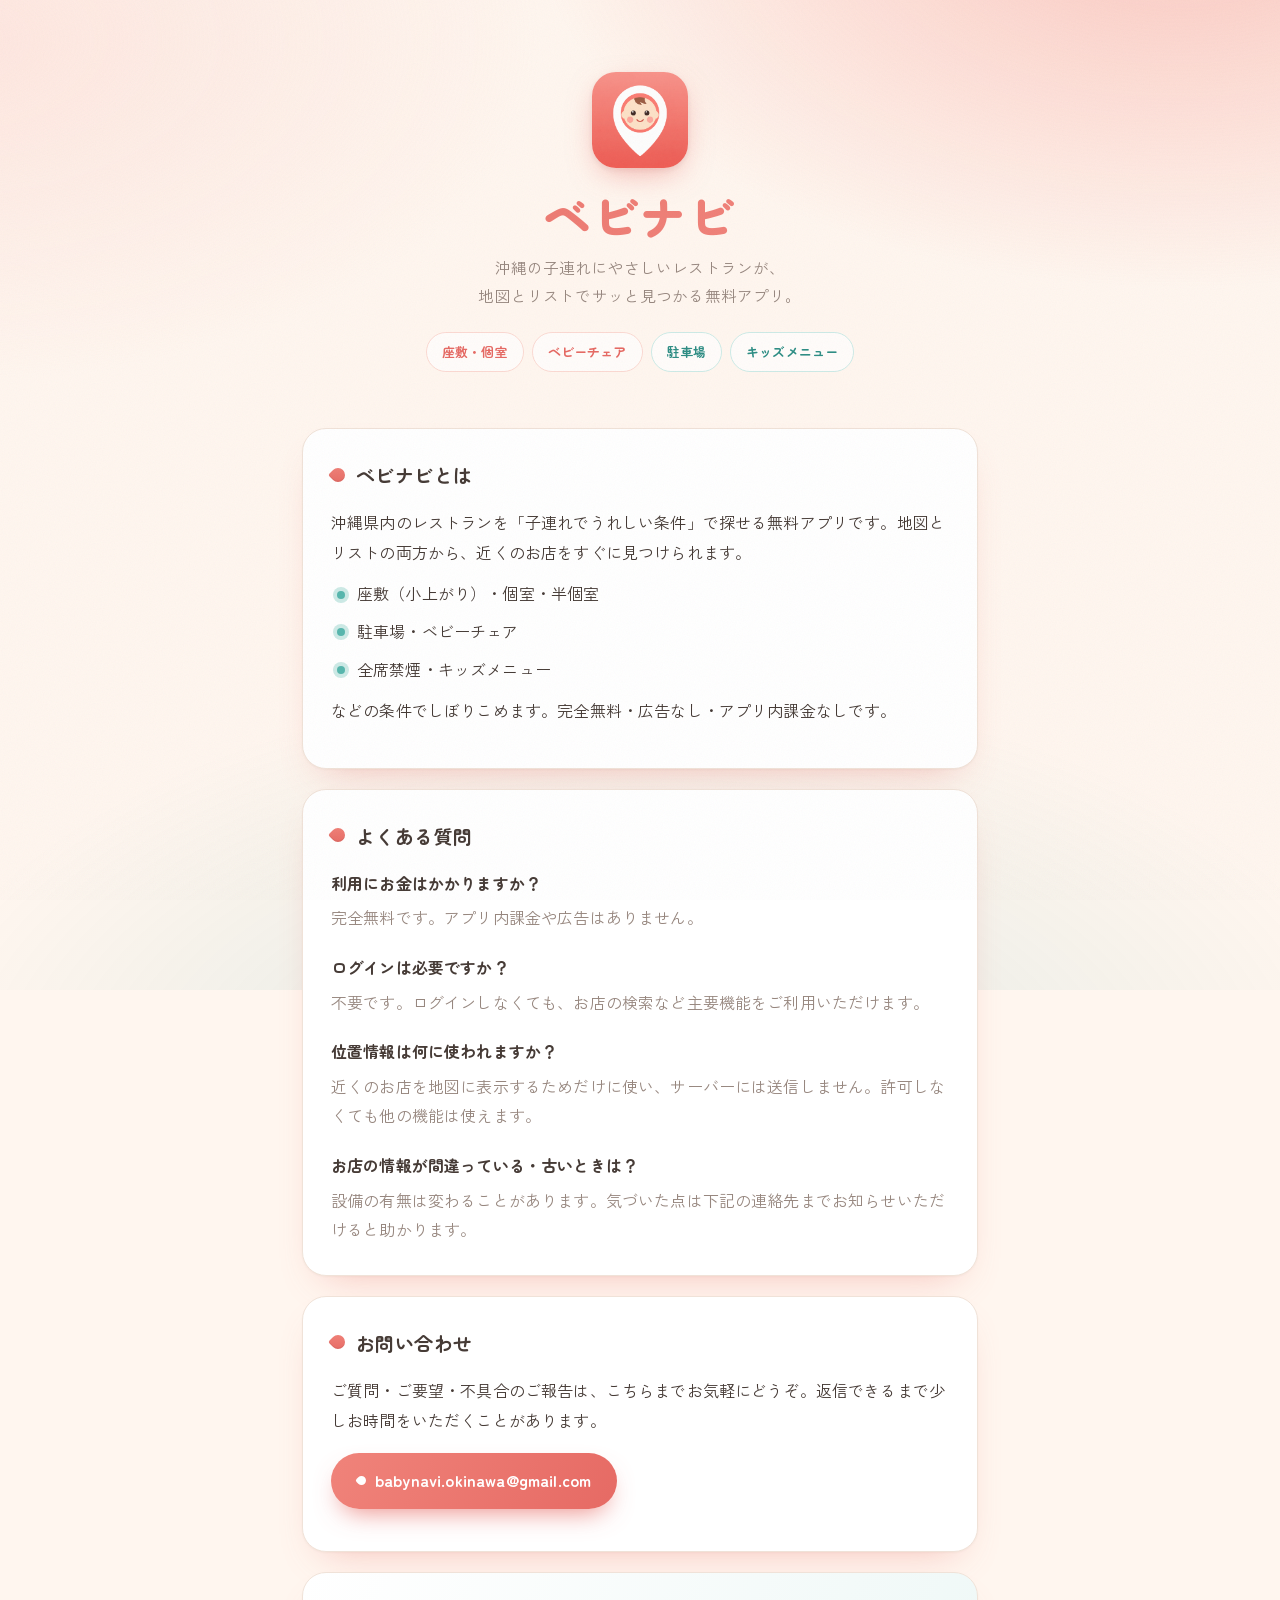
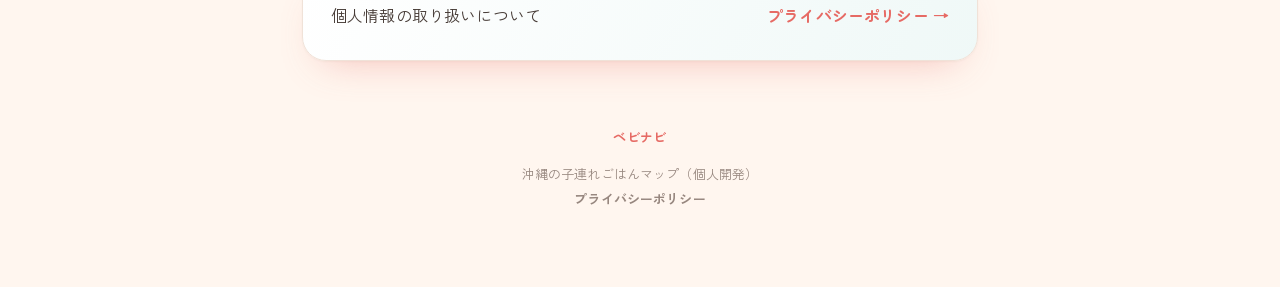
<file: index.html>
<!DOCTYPE html>
<html lang="ja">
<head>
<meta charset="UTF-8">
<meta name="viewport" content="width=device-width, initial-scale=1.0">
<title>ベビナビ｜沖縄の子連れごはんマップ</title>
<meta name="description" content="沖縄の子連れにやさしいレストランを、座敷・個室・ベビーチェアなどの条件で探せる無料アプリ「ベビナビ」のサポートページです。">
<meta name="theme-color" content="#F0837A">
<link rel="icon" href="./favicon.png" type="image/png">
<link rel="apple-touch-icon" href="./icon.png">
<link rel="preconnect" href="https://fonts.googleapis.com">
<link rel="preconnect" href="https://fonts.gstatic.com" crossorigin>
<link href="https://fonts.googleapis.com/css2?family=Zen+Kaku+Gothic+New:wght@400;500;700&family=Zen+Maru+Gothic:wght@500;700;900&display=swap" rel="stylesheet">
<link rel="stylesheet" href="./style.css">
</head>
<body>

  <header class="hero">
    <img class="hero-icon reveal" src="./icon.png" alt="ベビナビ アイコン" width="96" height="96">
    <h1 class="logo reveal d1">ベビナビ</h1>
    <p class="tagline reveal d2">沖縄の子連れにやさしいレストランが、<br>地図とリストでサッと見つかる無料アプリ。</p>
    <div class="pills reveal d3">
      <span class="pill">座敷・個室</span>
      <span class="pill">ベビーチェア</span>
      <span class="pill sea">駐車場</span>
      <span class="pill sea">キッズメニュー</span>
    </div>
  </header>

  <div class="wrap">
    <div class="cards">

      <section class="card reveal d2">
        <h2>ベビナビとは</h2>
        <p>沖縄県内のレストランを「子連れでうれしい条件」で探せる無料アプリです。地図とリストの両方から、近くのお店をすぐに見つけられます。</p>
        <ul>
          <li>座敷（小上がり）・個室・半個室</li>
          <li>駐車場・ベビーチェア</li>
          <li>全席禁煙・キッズメニュー</li>
        </ul>
        <p>などの条件でしぼりこめます。完全無料・広告なし・アプリ内課金なしです。</p>
      </section>

      <section class="card reveal d3">
        <h2>よくある質問</h2>
        <p class="faq-q">利用にお金はかかりますか？</p>
        <p class="faq-a">完全無料です。アプリ内課金や広告はありません。</p>
        <p class="faq-q">ログインは必要ですか？</p>
        <p class="faq-a">不要です。ログインしなくても、お店の検索など主要機能をご利用いただけます。</p>
        <p class="faq-q">位置情報は何に使われますか？</p>
        <p class="faq-a">近くのお店を地図に表示するためだけに使い、サーバーには送信しません。許可しなくても他の機能は使えます。</p>
        <p class="faq-q">お店の情報が間違っている・古いときは？</p>
        <p class="faq-a">設備の有無は変わることがあります。気づいた点は下記の連絡先までお知らせいただけると助かります。</p>
      </section>

      <section class="card reveal d4">
        <h2>お問い合わせ</h2>
        <p>ご質問・ご要望・不具合のご報告は、こちらまでお気軽にどうぞ。返信できるまで少しお時間をいただくことがあります。</p>
        <p><a class="contact-mail" href="mailto:babynavi.okinawa@gmail.com">babynavi.okinawa@gmail.com</a></p>
      </section>

      <section class="card link-card reveal d5">
        <p>個人情報の取り扱いについて</p>
        <a class="go" href="./privacy.html">プライバシーポリシー →</a>
      </section>

    </div>
  </div>

  <footer>
    <p class="foot-mark">ベビナビ</p>
    <p>沖縄の子連れごはんマップ（個人開発）<br>
    <a href="./privacy.html">プライバシーポリシー</a></p>
  </footer>

</body>
</html>
</file>
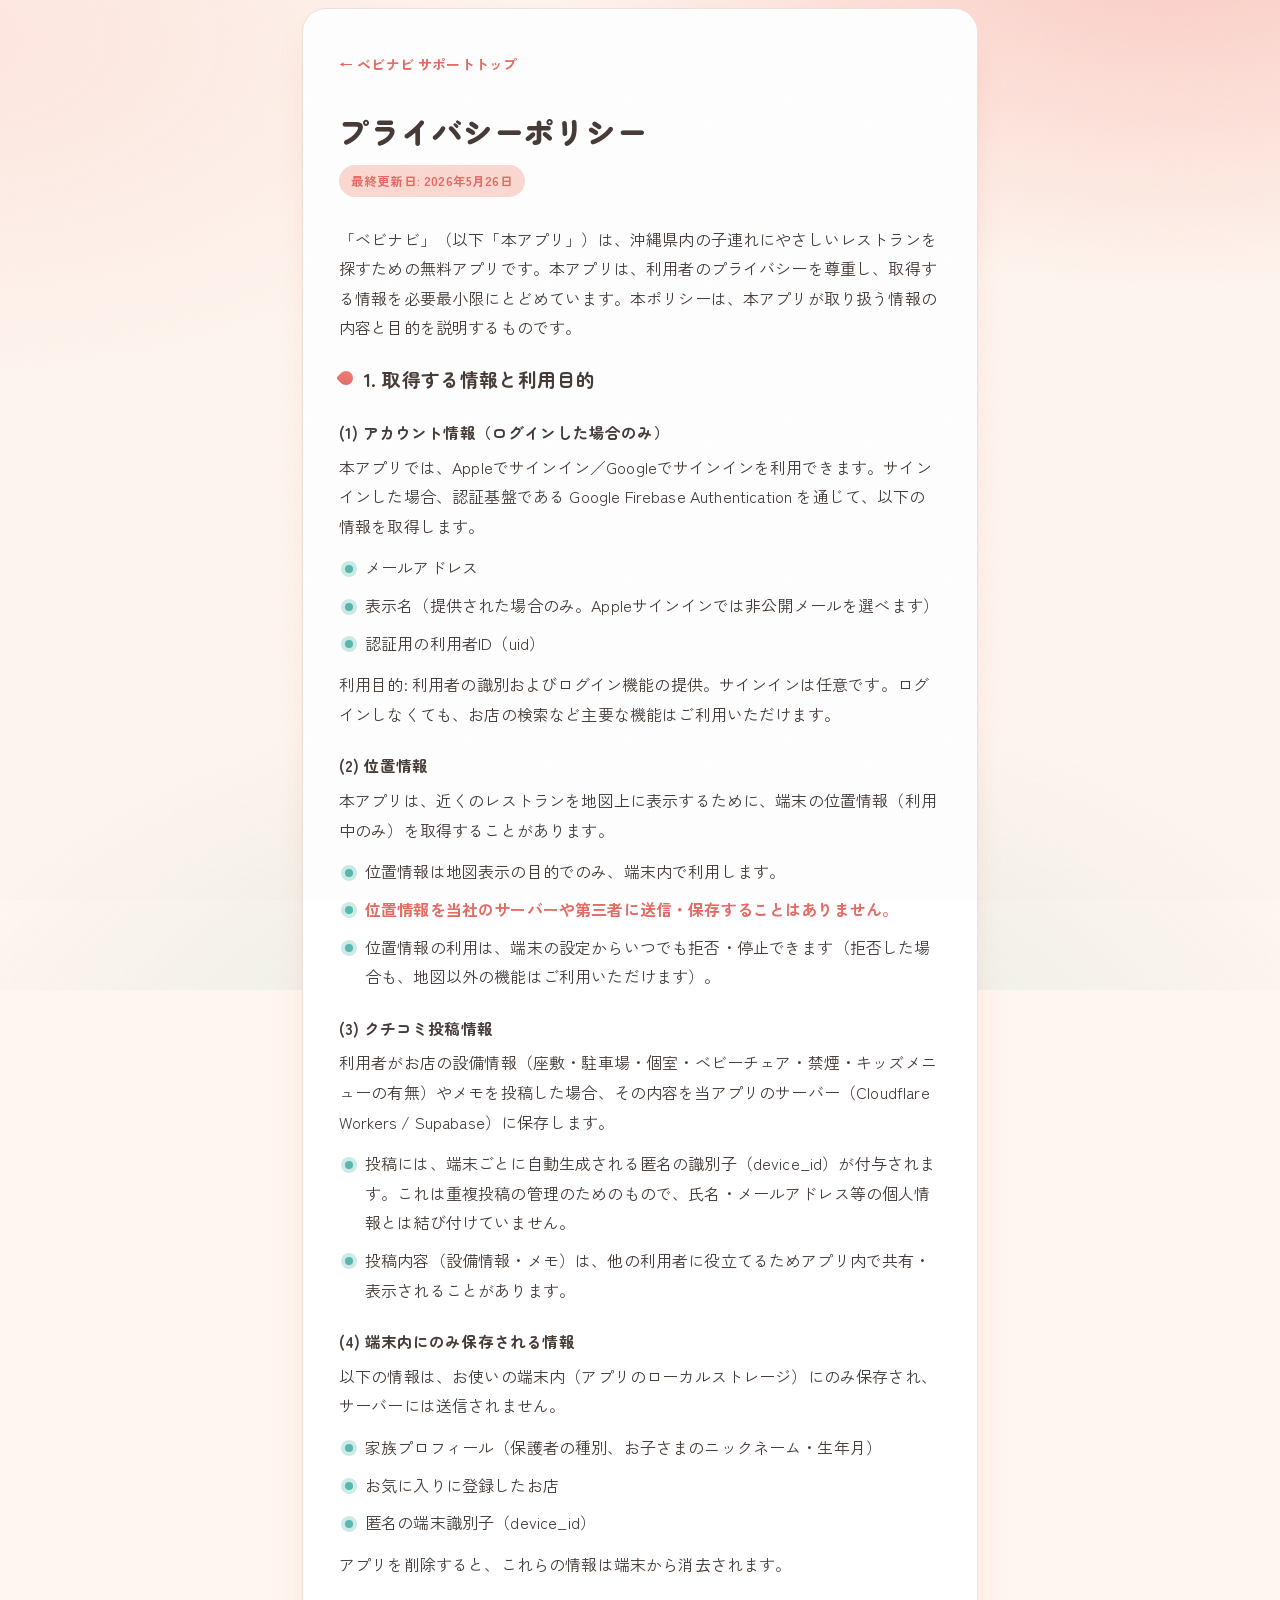
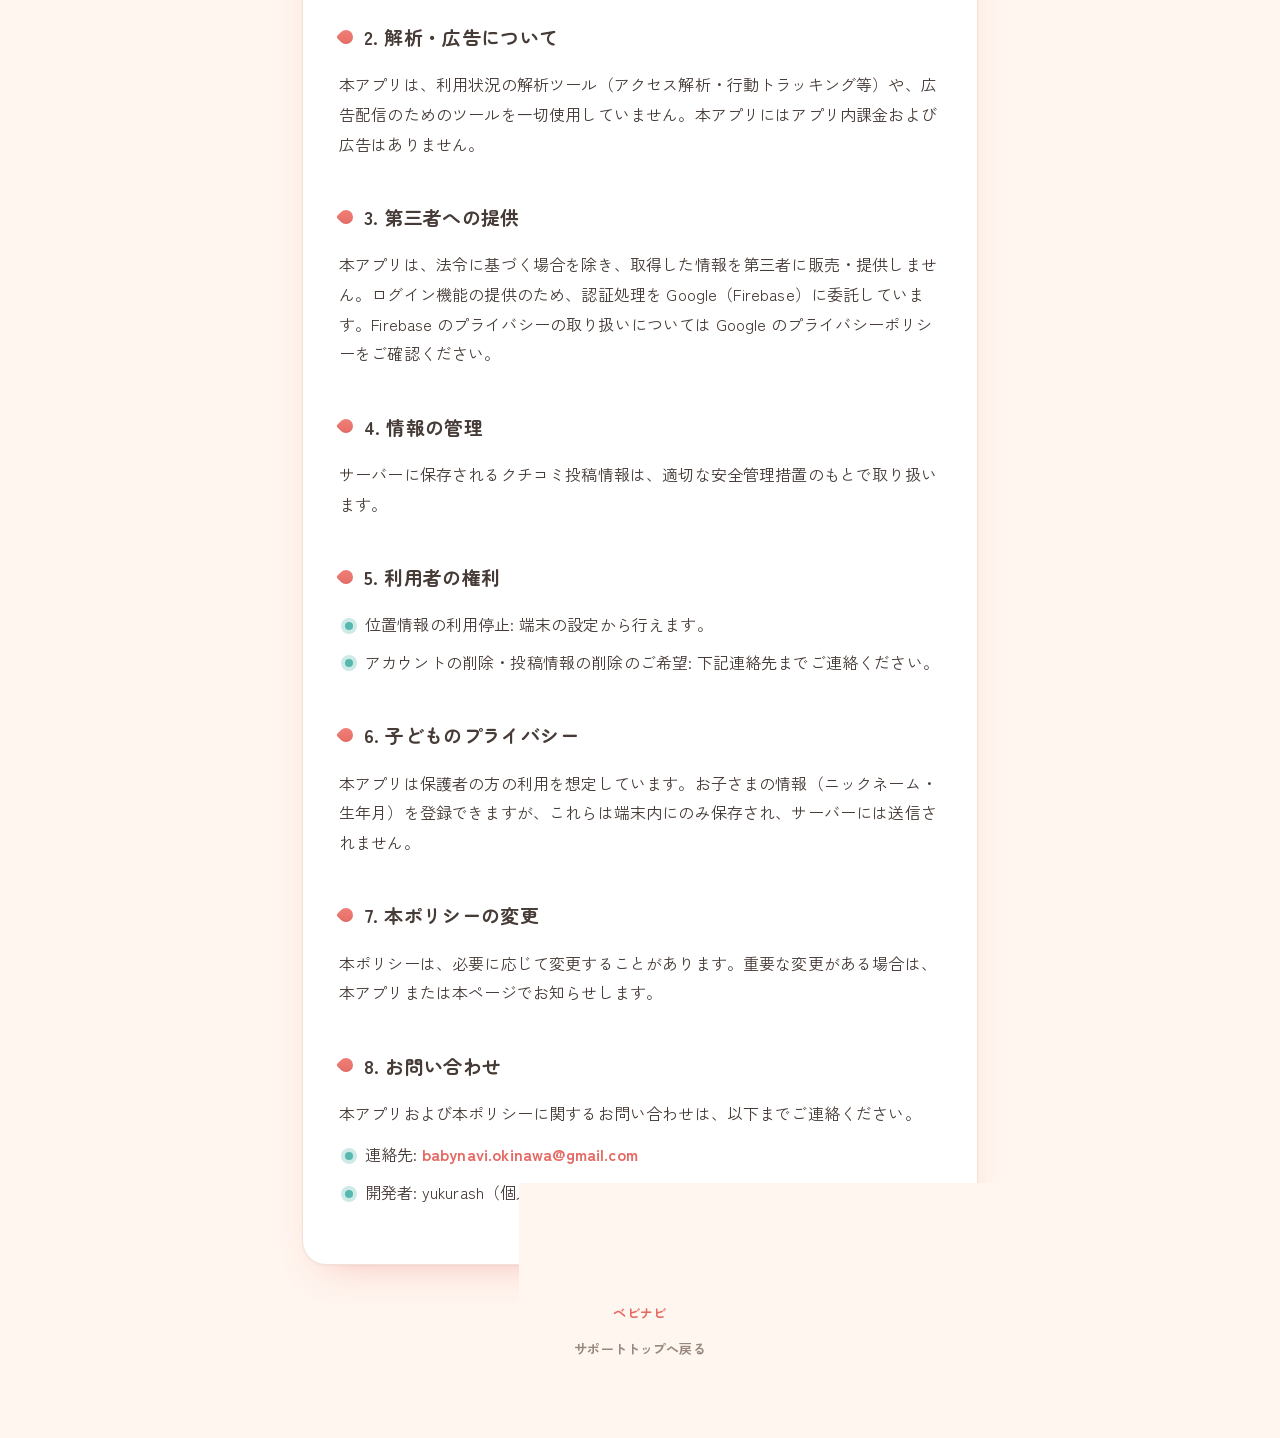
<file: privacy.html>
<!DOCTYPE html>
<html lang="ja">
<head>
<meta charset="UTF-8">
<meta name="viewport" content="width=device-width, initial-scale=1.0">
<title>プライバシーポリシー｜ベビナビ</title>
<meta name="description" content="沖縄の子連れごはんマップ「ベビナビ」のプライバシーポリシー。">
<meta name="theme-color" content="#F0837A">
<link rel="icon" href="./favicon.png" type="image/png">
<link rel="apple-touch-icon" href="./icon.png">
<link rel="preconnect" href="https://fonts.googleapis.com">
<link rel="preconnect" href="https://fonts.gstatic.com" crossorigin>
<link href="https://fonts.googleapis.com/css2?family=Zen+Kaku+Gothic+New:wght@400;500;700&family=Zen+Maru+Gothic:wght@500;700;900&display=swap" rel="stylesheet">
<link rel="stylesheet" href="./style.css">
</head>
<body>
  <div class="wrap">
    <div class="doc reveal">
      <a class="back" href="./index.html">← ベビナビ サポートトップ</a>

      <h1>プライバシーポリシー</h1>
      <p class="updated">最終更新日: 2026年5月26日</p>

      <p>「ベビナビ」（以下「本アプリ」）は、沖縄県内の子連れにやさしいレストランを探すための無料アプリです。本アプリは、利用者のプライバシーを尊重し、取得する情報を必要最小限にとどめています。本ポリシーは、本アプリが取り扱う情報の内容と目的を説明するものです。</p>

      <h2>1. 取得する情報と利用目的</h2>

      <h3>(1) アカウント情報（ログインした場合のみ）</h3>
      <p>本アプリでは、Appleでサインイン／Googleでサインインを利用できます。サインインした場合、認証基盤である Google Firebase Authentication を通じて、以下の情報を取得します。</p>
      <ul>
        <li>メールアドレス</li>
        <li>表示名（提供された場合のみ。Appleサインインでは非公開メールを選べます）</li>
        <li>認証用の利用者ID（uid）</li>
      </ul>
      <p>利用目的: 利用者の識別およびログイン機能の提供。サインインは任意です。ログインしなくても、お店の検索など主要な機能はご利用いただけます。</p>

      <h3>(2) 位置情報</h3>
      <p>本アプリは、近くのレストランを地図上に表示するために、端末の位置情報（利用中のみ）を取得することがあります。</p>
      <ul>
        <li>位置情報は地図表示の目的でのみ、端末内で利用します。</li>
        <li><strong>位置情報を当社のサーバーや第三者に送信・保存することはありません。</strong></li>
        <li>位置情報の利用は、端末の設定からいつでも拒否・停止できます（拒否した場合も、地図以外の機能はご利用いただけます）。</li>
      </ul>

      <h3>(3) クチコミ投稿情報</h3>
      <p>利用者がお店の設備情報（座敷・駐車場・個室・ベビーチェア・禁煙・キッズメニューの有無）やメモを投稿した場合、その内容を当アプリのサーバー（Cloudflare Workers / Supabase）に保存します。</p>
      <ul>
        <li>投稿には、端末ごとに自動生成される匿名の識別子（device_id）が付与されます。これは重複投稿の管理のためのもので、氏名・メールアドレス等の個人情報とは結び付けていません。</li>
        <li>投稿内容（設備情報・メモ）は、他の利用者に役立てるためアプリ内で共有・表示されることがあります。</li>
      </ul>

      <h3>(4) 端末内にのみ保存される情報</h3>
      <p>以下の情報は、お使いの端末内（アプリのローカルストレージ）にのみ保存され、サーバーには送信されません。</p>
      <ul>
        <li>家族プロフィール（保護者の種別、お子さまのニックネーム・生年月）</li>
        <li>お気に入りに登録したお店</li>
        <li>匿名の端末識別子（device_id）</li>
      </ul>
      <p>アプリを削除すると、これらの情報は端末から消去されます。</p>

      <h2>2. 解析・広告について</h2>
      <p>本アプリは、利用状況の解析ツール（アクセス解析・行動トラッキング等）や、広告配信のためのツールを一切使用していません。本アプリにはアプリ内課金および広告はありません。</p>

      <h2>3. 第三者への提供</h2>
      <p>本アプリは、法令に基づく場合を除き、取得した情報を第三者に販売・提供しません。ログイン機能の提供のため、認証処理を Google（Firebase）に委託しています。Firebase のプライバシーの取り扱いについては Google のプライバシーポリシーをご確認ください。</p>

      <h2>4. 情報の管理</h2>
      <p>サーバーに保存されるクチコミ投稿情報は、適切な安全管理措置のもとで取り扱います。</p>

      <h2>5. 利用者の権利</h2>
      <ul>
        <li>位置情報の利用停止: 端末の設定から行えます。</li>
        <li>アカウントの削除・投稿情報の削除のご希望: 下記連絡先までご連絡ください。</li>
      </ul>

      <h2>6. 子どものプライバシー</h2>
      <p>本アプリは保護者の方の利用を想定しています。お子さまの情報（ニックネーム・生年月）を登録できますが、これらは端末内にのみ保存され、サーバーには送信されません。</p>

      <h2>7. 本ポリシーの変更</h2>
      <p>本ポリシーは、必要に応じて変更することがあります。重要な変更がある場合は、本アプリまたは本ページでお知らせします。</p>

      <h2>8. お問い合わせ</h2>
      <p>本アプリおよび本ポリシーに関するお問い合わせは、以下までご連絡ください。</p>
      <ul>
        <li>連絡先: <a href="mailto:babynavi.okinawa@gmail.com">babynavi.okinawa@gmail.com</a></li>
        <li>開発者: yukurash（個人開発）</li>
      </ul>
    </div>
  </div>

  <footer>
    <p class="foot-mark">ベビナビ</p>
    <p><a href="./index.html">サポートトップへ戻る</a></p>
  </footer>

</body>
</html>
</file>
<file: style.css>
/* =========================================================
   ベビナビ サポートサイト — 共通スタイル
   コンセプト: 沖縄の浜辺の光（コーラル × シーグラスの碧）
   丸みのある書体でママと赤ちゃんのやさしさを、
   マップピンのモチーフで「探せるアプリ」らしさを。
   ========================================================= */

@font-face { font-display: swap; }

:root {
  /* ブランド（アイコンのコーラルグラデーション） */
  --coral:        #F0837A;
  --coral-deep:   #E66A64;
  --coral-soft:   #FBD9D2;

  /* 沖縄の海の差し色（シーグラス） */
  --sea:          #58B7AE;
  --sea-soft:     #CDEAE6;

  /* ベース */
  --bg:           #FFF6EF;
  --card:         #FFFFFF;
  --ink:          #463B36;   /* 黒ではなく温かみのある焦げ茶 */
  --muted:        #97877F;
  --line:         #F0E2D8;

  --radius:       24px;
  --radius-sm:    14px;
  --shadow:       0 1px 2px rgba(70,40,30,.04),
                  0 18px 40px -22px rgba(230,106,100,.45);
  --shadow-hover: 0 1px 2px rgba(70,40,30,.05),
                  0 28px 56px -24px rgba(230,106,100,.55);

  --font-display: "Zen Maru Gothic", "Hiragino Maru Gothic ProN", sans-serif;
  --font-body:    "Zen Kaku Gothic New", -apple-system, BlinkMacSystemFont,
                  "Hiragino Sans", "Noto Sans JP", sans-serif;
}

* { box-sizing: border-box; }

html { scroll-behavior: smooth; }

body {
  margin: 0;
  font-family: var(--font-body);
  color: var(--ink);
  line-height: 1.85;
  letter-spacing: .01em;
  background: var(--bg);
  -webkit-font-smoothing: antialiased;
  text-rendering: optimizeLegibility;
  overflow-x: hidden;
}

/* ---- 背景：沖縄の光のグラデーションメッシュ ---- */
body::before {
  content: "";
  position: fixed;
  inset: -10% -10% auto -10%;
  height: 120vh;
  z-index: -2;
  background:
    radial-gradient(60% 50% at 85% 0%,  rgba(240,131,122,.40), transparent 70%),
    radial-gradient(55% 45% at 5% 12%,  rgba(251,217,210,.55), transparent 70%),
    radial-gradient(70% 55% at 50% 110%, rgba(88,183,174,.18), transparent 70%);
  filter: saturate(1.05);
}

/* ---- 背景：きめ（グレイン）でフィルムっぽい温度感 ---- */
body::after {
  content: "";
  position: fixed;
  inset: 0;
  z-index: 9999;
  pointer-events: none;
  opacity: .05;
  mix-blend-mode: multiply;
  background-image: url("data:image/svg+xml,%3Csvg xmlns='http://www.w3.org/2000/svg' width='160' height='160'%3E%3Cfilter id='n'%3E%3CfeTurbulence type='fractalNoise' baseFrequency='.85' numOctaves='2' stitchTiles='stitch'/%3E%3C/filter%3E%3Crect width='100%25' height='100%25' filter='url(%23n)'/%3E%3C/svg%3E");
}

.wrap {
  max-width: 720px;
  margin: 0 auto;
  padding: 0 22px;
  position: relative;
}

/* =======================================================
   ヒーロー
   ======================================================= */
.hero {
  text-align: center;
  padding: 72px 22px 26px;
  position: relative;
}

.hero-icon {
  width: 96px;
  height: 96px;
  border-radius: 24px;
  display: block;
  margin: 0 auto 22px;
  box-shadow:
    0 10px 30px -8px rgba(230,106,100,.55),
    0 2px 6px rgba(70,40,30,.08);
  animation: floaty 6s ease-in-out infinite;
}

@keyframes floaty {
  0%, 100% { transform: translateY(0); }
  50%      { transform: translateY(-7px); }
}

.logo {
  font-family: var(--font-display);
  font-weight: 900;
  font-size: clamp(34px, 8vw, 46px);
  line-height: 1.1;
  margin: 0 0 12px;
  letter-spacing: .04em;
  background: linear-gradient(120deg, var(--coral-deep), var(--coral) 60%, #F5A38C);
  -webkit-background-clip: text;
  background-clip: text;
  color: transparent;
}

.tagline {
  color: var(--muted);
  font-size: 15.5px;
  margin: 0 auto;
  max-width: 30em;
}

/* ヒーローの特徴ピル */
.pills {
  display: flex;
  flex-wrap: wrap;
  gap: 8px;
  justify-content: center;
  margin: 22px 0 0;
}
.pill {
  font-size: 13px;
  font-weight: 700;
  font-family: var(--font-display);
  color: var(--coral-deep);
  background: rgba(255,255,255,.7);
  border: 1px solid var(--coral-soft);
  padding: 7px 15px;
  border-radius: 999px;
  backdrop-filter: blur(6px);
}
.pill.sea { color: #2F8E85; border-color: var(--sea-soft); }

/* =======================================================
   カード（フローティング）
   ======================================================= */
.cards { padding: 30px 0 8px; }

.card {
  background: var(--card);
  border: 1px solid var(--line);
  border-radius: var(--radius);
  padding: 28px 28px 30px;
  margin: 0 0 20px;
  box-shadow: var(--shadow);
  transition: transform .35s cubic-bezier(.2,.8,.2,1), box-shadow .35s ease;
}
.card:hover {
  transform: translateY(-4px);
  box-shadow: var(--shadow-hover);
}

/* 見出し：頭にミニ・マップピン */
h2 {
  font-family: var(--font-display);
  font-size: 19px;
  font-weight: 700;
  margin: 0 0 16px;
  display: flex;
  align-items: center;
  gap: 11px;
  letter-spacing: .02em;
}
h2::before {
  content: "";
  flex: none;
  width: 14px;
  height: 14px;
  background: linear-gradient(135deg, var(--coral), var(--coral-deep));
  border-radius: 50% 50% 50% 2px;
  transform: rotate(45deg);
  box-shadow: inset -1px -1px 0 rgba(0,0,0,.05);
}

p  { margin: 0 0 12px; }
ul { padding-left: 0; margin: 12px 0; list-style: none; }
li {
  margin: 8px 0;
  padding-left: 26px;
  position: relative;
}
/* リストの点：海色の小さな実 */
li::before {
  content: "";
  position: absolute;
  left: 6px;
  top: .72em;
  width: 8px;
  height: 8px;
  border-radius: 50%;
  background: var(--sea);
  box-shadow: 0 0 0 4px var(--sea-soft);
}

a {
  color: var(--coral-deep);
  text-decoration: none;
  font-weight: 700;
}
a:hover { text-decoration: underline; text-underline-offset: 3px; }

/* お問い合わせボタン */
.contact-mail {
  display: inline-flex;
  align-items: center;
  gap: 9px;
  background: linear-gradient(120deg, var(--coral), var(--coral-deep));
  color: #fff;
  font-family: var(--font-display);
  font-weight: 700;
  padding: 13px 26px;
  border-radius: 999px;
  margin-top: 6px;
  box-shadow: 0 12px 26px -10px rgba(230,106,100,.8);
  transition: transform .2s ease, box-shadow .2s ease, opacity .2s ease;
}
.contact-mail::before {
  content: "";
  width: 9px; height: 9px;
  background: #fff;
  border-radius: 50% 50% 50% 2px;
  transform: rotate(45deg);
}
.contact-mail:hover {
  text-decoration: none;
  transform: translateY(-2px);
  box-shadow: 0 18px 32px -12px rgba(230,106,100,.9);
}

/* FAQ */
.faq-q {
  font-family: var(--font-display);
  font-weight: 700;
  margin: 20px 0 5px;
  color: var(--ink);
}
.faq-q:first-of-type { margin-top: 4px; }
.faq-a { color: var(--muted); margin: 0; }

/* プライバシーへの導線カード（海色アクセント） */
.card.link-card {
  background: linear-gradient(120deg, #fff, var(--sea-soft) 320%);
  display: flex;
  align-items: center;
  justify-content: space-between;
  gap: 16px;
}
.card.link-card p { margin: 0; }
.card.link-card .go {
  flex: none;
  font-family: var(--font-display);
}

/* =======================================================
   フッター
   ======================================================= */
footer {
  text-align: center;
  color: var(--muted);
  font-size: 13px;
  padding: 36px 22px 64px;
  line-height: 1.9;
}
footer a { color: var(--muted); font-weight: 600; }
.foot-mark {
  font-family: var(--font-display);
  font-weight: 700;
  color: var(--coral-deep);
  letter-spacing: .03em;
}

/* =======================================================
   プライバシーポリシー（ドキュメント）
   ======================================================= */
.doc {
  background: var(--card);
  border: 1px solid var(--line);
  border-radius: var(--radius);
  padding: 40px 36px 44px;
  margin: 8px 0 0;
  box-shadow: var(--shadow);
}
.back {
  display: inline-flex;
  align-items: center;
  gap: 6px;
  margin-bottom: 26px;
  font-size: 14px;
}
.doc h1 {
  font-family: var(--font-display);
  font-size: clamp(24px, 6vw, 30px);
  font-weight: 900;
  margin: 0 0 6px;
  letter-spacing: .03em;
}
.updated {
  display: inline-block;
  color: var(--coral-deep);
  background: var(--coral-soft);
  font-size: 12.5px;
  font-weight: 700;
  padding: 4px 12px;
  border-radius: 999px;
  margin: 0 0 28px;
}
.doc h3 {
  font-family: var(--font-display);
  font-size: 15.5px;
  font-weight: 700;
  margin: 22px 0 6px;
  color: var(--ink);
}
.doc strong { font-weight: 700; color: var(--coral-deep); }
.doc h2 { margin-top: 34px; padding-top: 6px; }
.doc h2:first-of-type { margin-top: 10px; }

/* =======================================================
   入場アニメーション（控えめなスタッガー）
   ======================================================= */
.reveal {
  opacity: 0;
  transform: translateY(16px);
  animation: rise .7s cubic-bezier(.2,.8,.2,1) forwards;
}
@keyframes rise {
  to { opacity: 1; transform: none; }
}
.d1 { animation-delay: .05s; }
.d2 { animation-delay: .15s; }
.d3 { animation-delay: .25s; }
.d4 { animation-delay: .35s; }
.d5 { animation-delay: .45s; }

@media (prefers-reduced-motion: reduce) {
  .reveal { animation: none; opacity: 1; transform: none; }
  .hero-icon { animation: none; }
  html { scroll-behavior: auto; }
}

/* =======================================================
   レスポンシブ
   ======================================================= */
@media (max-width: 480px) {
  .card { padding: 24px 20px 26px; }
  .doc  { padding: 30px 22px 34px; }
  .hero { padding-top: 56px; }
  .card.link-card { flex-direction: column; align-items: flex-start; }
}
</file>
